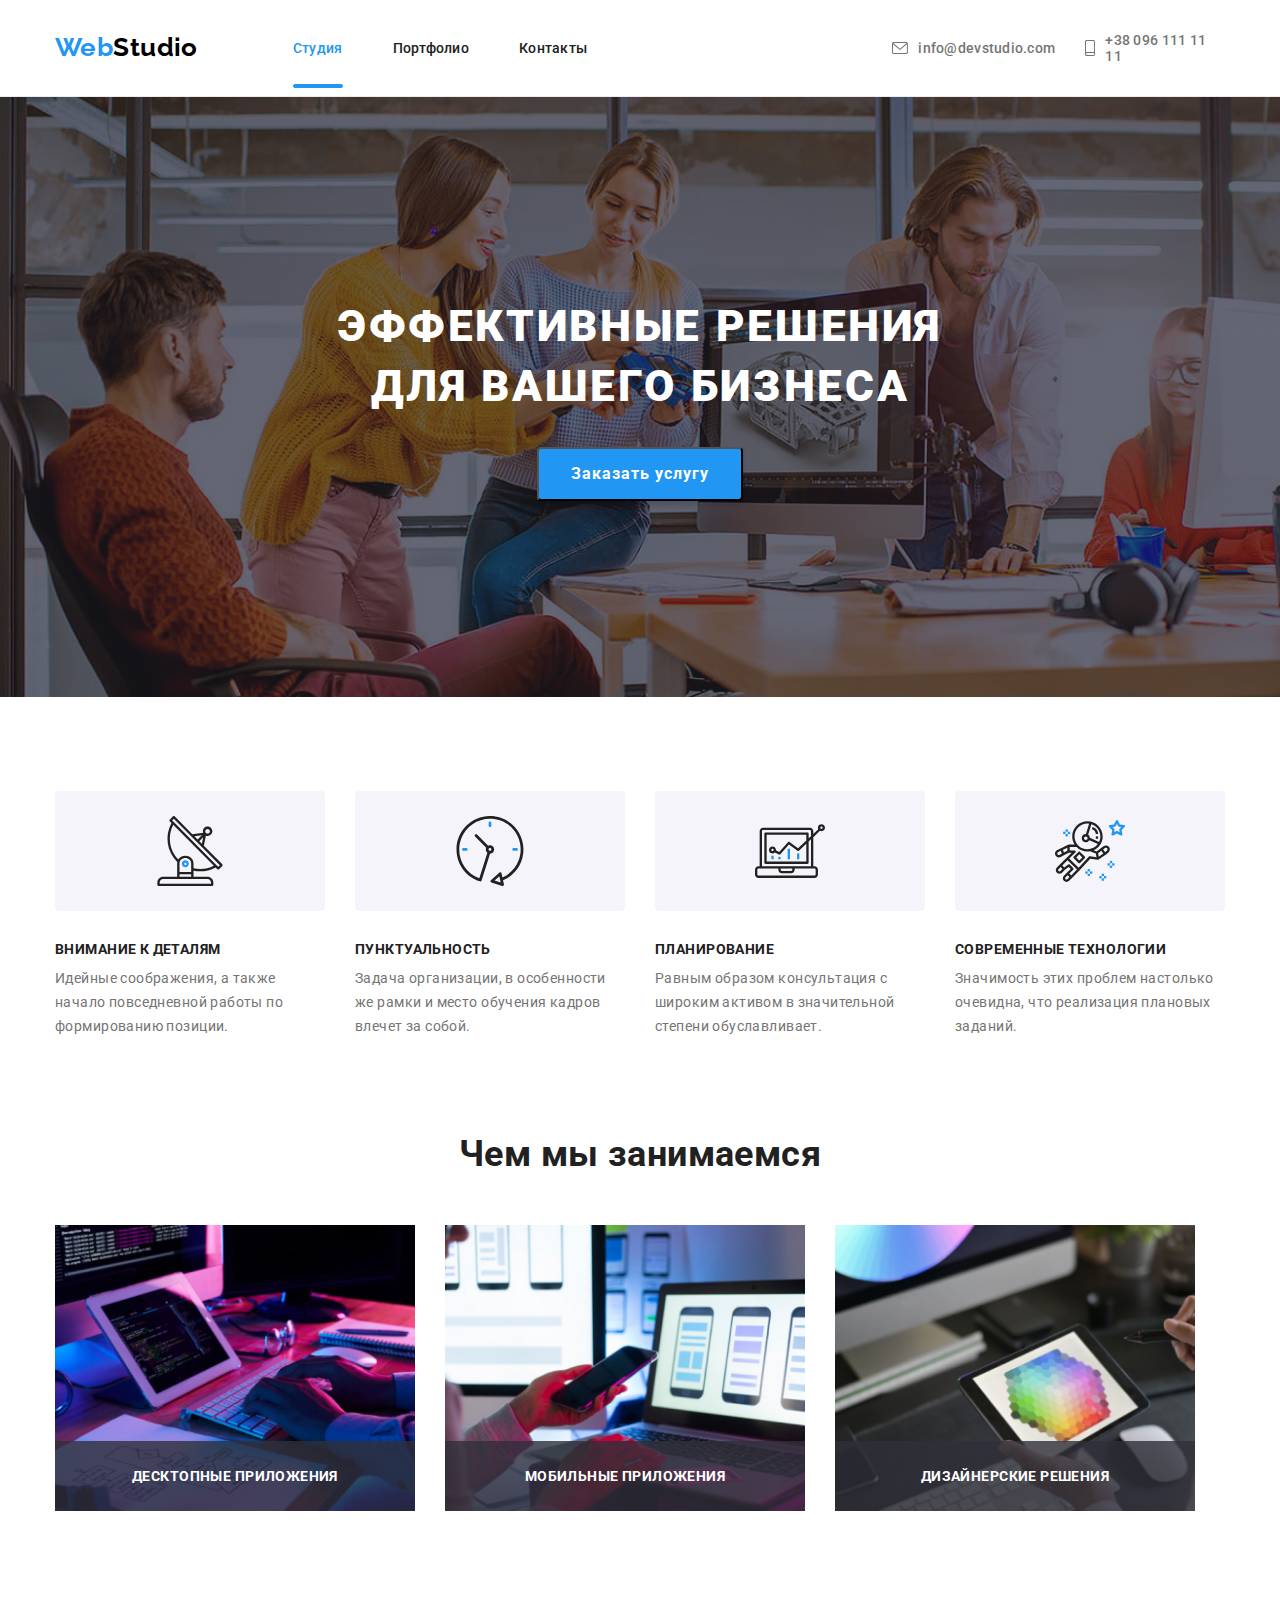
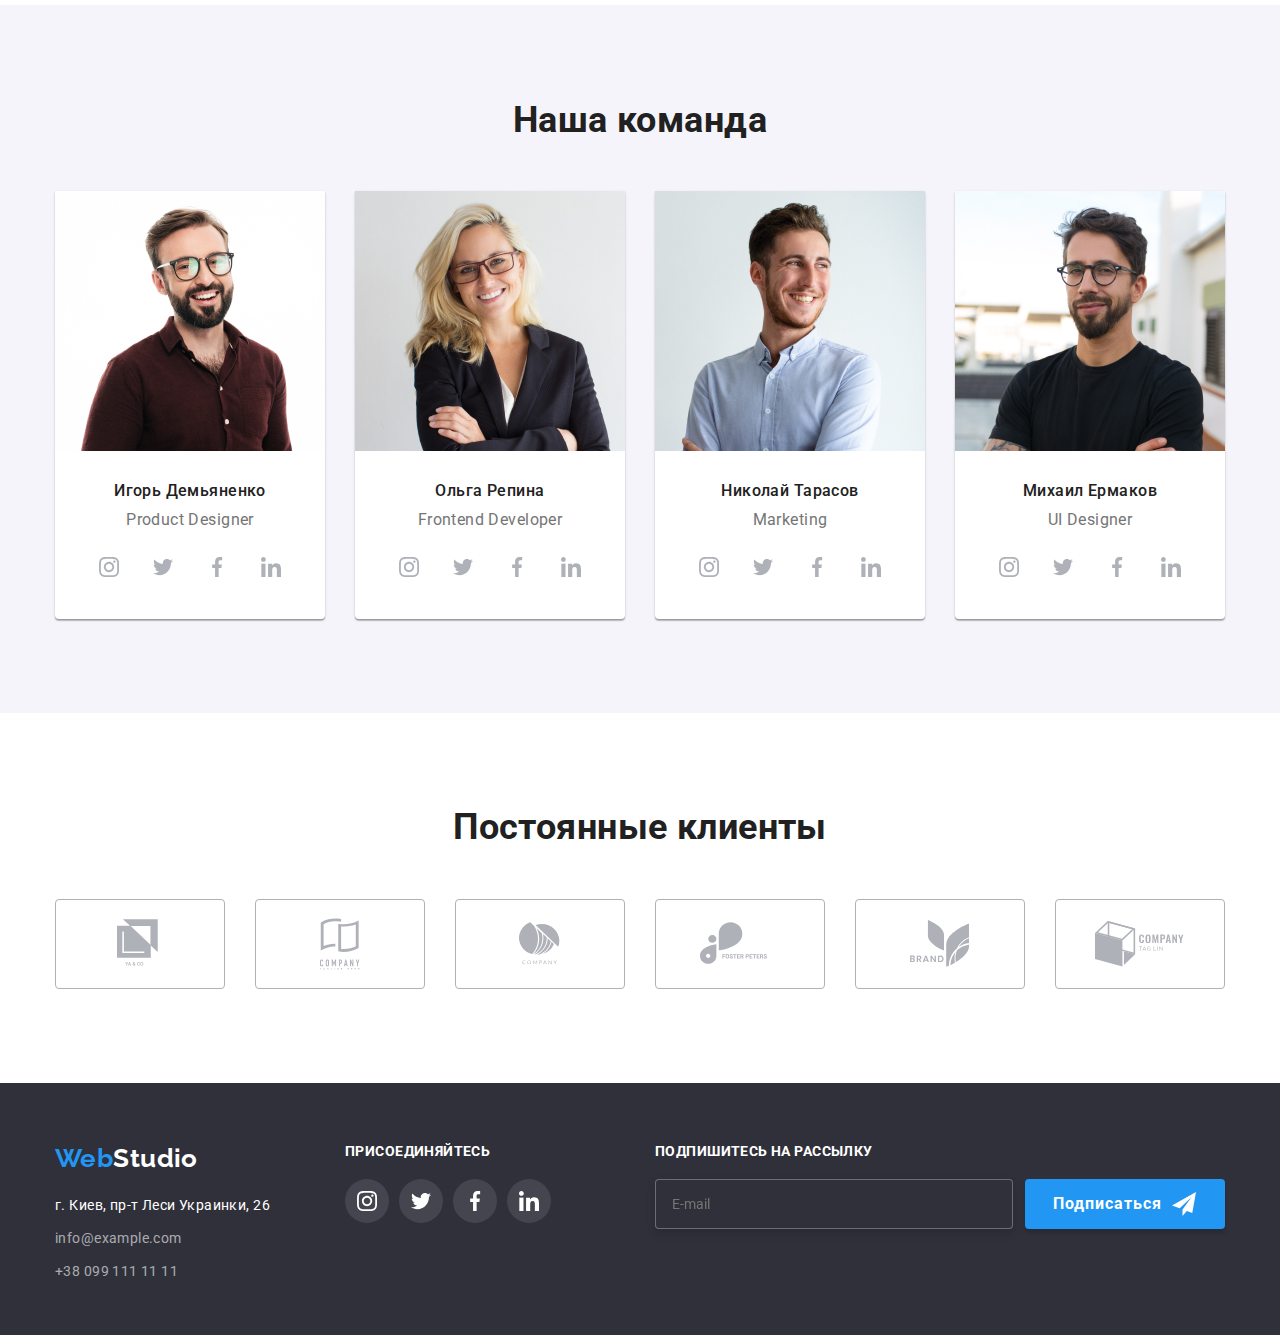
<file: index.html>
<!DOCTYPE html>
<html lang="ru">
  <head>
    <meta charset="UTF-8" />
    <meta name="viewport" content="width=device-width, initial-scale=1.0" />
    <title>Document</title>
    <link rel="preconnect" href="https://fonts.gstatic.com" />
    <link rel="stylesheet" href="https://fonts.googleapis.com/css2?family=Raleway:wght@700&family=Roboto:wght@400;500;700;900&display=swap" />
    <link rel="stylesheet" href="https://cdnjs.cloudflare.com/ajax/libs/modern-normalize/1.0.0/modern-normalize.min.css" />
    <link rel="stylesheet" href="./css/main.min.css" />
  </head>

  <!-- HEADER-->
  <body class="page">
    <header class="header">
      <div class="container">
        <a class="logotipe-link" href="./index.html">Web<span class="logotipe-part">Studio</span></a>
        <nav class="navigation">
          <ul class="navigation-list">
            <li class="navigation-list-item">
              <a href="./" class="navigation-link current">Студия</a>
            </li>
            <li class="navigation-list-item">
              <a href="./portfolio.html" class="navigation-link">Портфолио</a>
            </li>
            <li class="navigation-list-item">
              <a href="" class="navigation-link">Контакты</a>
            </li>
          </ul>

          <ul class="contact-list">
            <li class="contact-list-item">
              <a class="mailto-link" href="mailto:info@devstudio.com"
                ><svg class="mail-list-icon">
                  <use href="./imajes/sprite.svg#icon-mail"></use>
                </svg>
                info@devstudio.com
              </a>
            </li>
            <li class="contact-list-item">
              <a class="tel-link" href="tel:+380961111111"
                ><svg class="phone-list-icon">
                  <use href="./imajes/sprite.svg#icon-phone"></use>
                </svg>
                +38 096 111 11 11
              </a>
            </li>
          </ul>
        </nav>
        <button class="mobile-btn" data-menu-button type="button">
          <svg class="menu-icon" aria-label="Переключатель мобильного меню">
            <use href="./imajes/sprite5.svg#icon-menu_24px"></use>
          </svg>
        </button>
      </div>
    </header>

    <div class="mobile-menu" data-menu>
      <button type="button" data-menu-close class="close-menu">
        <svg class="close-icon">
          <use href="./imajes/sprite6.svg#icon-close_24px"></use>
        </svg>
      </button>

      <ul class="navigation-list">
        <li class="navigation-list-item">
          <a href="./" class="navigation-link current">Студия</a>
        </li>
        <li class="navigation-list-item">
          <a href="./portfolio.html" class="navigation-link">Портфолио</a>
        </li>
        <li class="navigation-list-item">
          <a href="" class="navigation-link">Контакты</a>
        </li>
      </ul>

      <ul class="contact-list">
        <li class="contact-list-item">
          <a class="tel-link" href="tel:+380961111111"> +38 096 111 11 11 </a>
        </li>
        <li class="contact-list-item">
          <a class="mailto-link" href="mailto:info@devstudio.com"> info@devstudio.com </a>
        </li>
      </ul>

      <ul class="social-menu">
        <li class="mobile-social-item">
          <a href="#" aria-label="Ссылка на Instagram" class="mobile-social-link"> Instagram </a>
        </li>
        <li class="mobile-social-item">
          <a href="#" aria-label="Ссылка на Twitter" class="mobile-social-link"> Twitter </a>
        </li>
        <li class="mobile-social-item">
          <a href="#" aria-label="Facebook" class="mobile-social-link"> Facebook </a>
        </li>
        <li class="mobile-social-item">
          <a href="#" aria-label="Ссылка на Linkedin" class="mobile-social-link"> LinkedIn </a>
        </li>
      </ul>
    </div>

    <!--HERO-->
    <main>
      <section class="container-hero">
        <div class="hero">
          <div class="hero-content">
            <h1 class="hero-title">Эффективные решения для вашего бизнеса</h1>
            <button class="modal-btn" data-modal-open type="button">Заказать услугу</button>
          </div>
        </div>
      </section>

      <!--FEATURES-->

      <section class="features-section">
        <div class="container">
          <!--<h2>Особенности</h2>-->
          <ul class="features-list">
            <li class="item icon-antenna">
              <h3 class="features-title">Внимание к деталям</h3>
              <p class="description">Идейные соображения, а также начало повседневной работы по формированию позиции.</p>
            </li>
            <li class="item icon-clock">
              <h3 class="features-title">Пунктуальность</h3>
              <p class="description">Задача организации, в особенности же рамки и место обучения кадров влечет за собой.</p>
            </li>
            <li class="item icon-diagram">
              <h3 class="features-title">Планирование</h3>
              <p class="description">Равным образом консультация с широким активом в значительной степени обуславливает.</p>
            </li>
            <li class="item icon-astronaut">
              <h3 class="features-title">Современные технологии</h3>
              <p class="description">Значимость этих проблем настолько очевидна, что реализация плановых заданий.</p>
            </li>
          </ul>
        </div>
      </section>

      <!--ABOUT-->

      <section class="about-section">
        <div class="container">
          <h2 class="title">Чем мы занимаемся</h2>
          <ul class="about-list">
            <li class="about-item">
              <div class="about-img-wrap">
                <picture class="picture">
                  <source srcset="./imajes/about/about1.webp 1x, ./imajes/about/about1@2x.webp 2x" type="imaje/webp" />
                  <img
                    class="about-img"
                    src="./imajes/about/about1.jpg"
                    srcset="./imajes/about/about1.jpg 1x, ./imajes/about/about1@2x.jpg 2x"
                    alt="Работает на копьютере"
                  />
                </picture>
                <div class="about-content">
                  <p class="label">Десктопные приложения</p>
                </div>
              </div>
            </li>
            <li class="about-item">
              <div class="about-img-wrap">
                <picture class="picture">
                  <source srcset="./imajes/about/about2.webp 1x, ./imajes/about/about2@2x.webp 2x" type="imaje/webp" />
                  <img
                    class="about-img"
                    src="./imajes/about/about2.jpg"
                    srcset="./imajes/about/about2.jpg 1x, ./imajes/about/about2@2x.jpg 2x"
                    alt="Работаетв телефоне"
                  />
                </picture>
                <div class="about-content">
                  <p class="label">Мобильные приложения</p>
                </div>
              </div>
            </li>
            <li class="about-item">
              <div class="about-img-wrap">
                <picture class="picture">
                  <source srcset="./imajes/about/about3.webp 1x, ./imajes/about/about3@2x.webp 2x" type="imaje/webp" />
                  <img
                    class="about-img"
                    src="./imajes/about/about3.jpg"
                    srcset="./imajes/about/about3.jpg 1x, ./imajes/about/about3@2x.jpg 2x"
                    alt="Работает на планшете"
                  />
                </picture>
                <div class="about-content">
                  <p class="label">Дизайнерские решения</p>
                </div>
              </div>
            </li>
          </ul>
        </div>
      </section>

      <!--TEAM-->

      <section class="team-section">
        <div class="container">
          <h2 class="title">Наша команда</h2>
          <ul class="team-list">
            <li class="team-item">
              <picture class="picture">
                <source
                  srcset="./imajes/team/team1-desk.webp 1x, ./imajes/team/team1-desk@2x.webp 2x"
                  media="(min-width: 1200px)"
                  type="imaje/webp"
                />
                <source srcset="./imajes/team/team1-desk.jpg 1x, ./imajes/team/team1-desk@2x.jpg 2x" media="(min-width: 1200px)" />
                <source srcset="./imajes/team/team1-desk.webp 1x, ./imajes/team/team1-desk@2x.webp 2x" media="(min-width: 768px)" type="imaje/webp" />
                <source srcset="./imajes/team/team1-tabl.webp 1x, ./imajes/team/team1-tabl@2x.webp 2x" media="(min-width: 768px)" type="imaje/webp" />
                <source srcset="./imajes/team/team1-tabl.jpg 1x, ./imajes/team/team1-tabl@2x.jpg 2x" media="(min-width: 768px)" />
                <source srcset="./imajes/team/team1-mob.jpg 1x, ./imajes/team/team1-mob@2x.jpg 2x" media="(min-width: 320px)" />
                <source srcset="./imajes/team/team1-mob.webp 1x, ./imajes/team/team1-mob@2x.webp 2x" type="imaje/webp" />
                <img src="./imajes/team/team1-mob.jpg" alt="Дизайнер продукта" />
              </picture>
              <div class="team-list-content-wrapper">
                <h3 class="team-title">Игорь Демьяненко</h3>
                <p class="team-description" lang="en">Product Designer</p>

                <ul class="social-team-list">
                  <li class="team-list-item">
                    <a href="./" aria-label="Ссылка на Instagram" class="social-list-link">
                      <svg class="social-list-icon">
                        <use href="./imajes/sprite.svg#icon-instagram"></use>
                      </svg>
                    </a>
                  </li>
                  <li class="team-list-item">
                    <a href="" aria-label="Ссылка на Twitter" class="social-list-link">
                      <svg class="social-list-icon">
                        <use href="./imajes/sprite.svg#icon-twitter"></use>
                      </svg>
                    </a>
                  </li>
                  <li class="team-list-item">
                    <a href="" aria-label="Facebook" class="social-list-link">
                      <svg class="social-list-icon">
                        <use href="./imajes/sprite.svg#icon-facebook"></use>
                      </svg>
                    </a>
                  </li>
                  <li class="team-list-item">
                    <a href="" aria-label="Ссылка на Linkedin" class="social-list-link">
                      <svg class="social-list-icon">
                        <use href="./imajes/sprite.svg#icon-linkedin"></use>
                      </svg>
                    </a>
                  </li>
                </ul>
              </div>
            </li>

            <li class="team-item">
              <picture class="picture">
                <source
                  srcset="./imajes/team/team1-desk.webp 1x, ./imajes/team/team1-desk@2x.webp 2x"
                  media="(min-width: 1200px)"
                  type="imaje/webp"
                />
                <source srcset="./imajes/team/team2-desk.jpg 1x, ./imajes/team/team2-desk@2x.jpg 2x" media="(min-width: 1200px)" />
                <source srcset="./imajes/team/team2-desk.webp 1x, ./imajes/team/team2-desk@2x.webp 2x" media="(min-width: 768px)" type="imaje/webp" />
                <source srcset="./imajes/team/team2-tabl.webp 1x, ./imajes/team/team2-tabl@2x.webp 2x" media="(min-width: 768px)" type="imaje/webp" />
                <source srcset="./imajes/team/team2-tabl.jpg 1x, ./imajes/team/team2-tabl@2x.jpg 2x" media="(min-width: 768px)" />
                <source srcset="./imajes/team/team2-mob.jpg 1x, ./imajes/team/team2-mob@2x.jpg 2x" media="(min-width: 320px)" />
                <source srcset="./imajes/team/team2-mob.webp 1x, ./imajes/team/team2-mob@2x.webp 2x" type="imaje/webp" />
                <img src="./imajes/team/team2-mob.jpg" alt="Разработчик" />
              </picture>
              <div class="team-list-content-wrapper">
                <h3 class="team-title">Ольга Репина</h3>
                <p class="team-description" lang="en">Frontend Developer</p>

                <ul class="social-team-list">
                  <li class="team-list-item">
                    <a href="./" aria-label="Ссылка на Instagram" class="social-list-link">
                      <svg class="social-list-icon">
                        <use href="./imajes/sprite.svg#icon-instagram"></use>
                      </svg>
                    </a>
                  </li>
                  <li class="team-list-item">
                    <a href="" aria-label="Ссылка на Twitter" class="social-list-link">
                      <svg class="social-list-icon">
                        <use href="./imajes/sprite.svg#icon-twitter"></use>
                      </svg>
                    </a>
                  </li>
                  <li class="team-list-item">
                    <a href="" aria-label="Ссылка на Facebook" class="social-list-link">
                      <svg class="social-list-icon">
                        <use href="./imajes/sprite.svg#icon-facebook"></use>
                      </svg>
                    </a>
                  </li>
                  <li class="team-list-item">
                    <a href="" aria-label="Ссылка на Linkedin" class="social-list-link">
                      <svg class="social-list-icon">
                        <use href="./imajes/sprite.svg#icon-linkedin"></use>
                      </svg>
                    </a>
                  </li>
                </ul>
              </div>
            </li>
            <li class="team-item">
              <picture class="picture">
                <source
                  srcset="./imajes/team/team1-desk.webp 1x, ./imajes/team/team1-desk@2x.webp 2x"
                  media="(min-width: 1200px)"
                  type="imaje/webp"
                />
                <source srcset="./imajes/team/team3-desk.jpg 1x, ./imajes/team/team3-desk@2x.jpg 2x" media="(min-width: 1200px)" />
                <source srcset="./imajes/team/team3-desk.webp 1x, ./imajes/team/team3-desk@2x.webp 2x" media="(min-width: 768px)" type="imaje/webp" />
                <source srcset="./imajes/team/team3-tabl.webp 1x, ./imajes/team/team3-tabl@2x.webp 2x" media="(min-width: 768px)" type="imaje/webp" />
                <source srcset="./imajes/team/team3-tabl.jpg 1x, ./imajes/team/team3-tabl@2x.jpg 2x" media="(min-width: 768px)" />
                <source srcset="./imajes/team/team3-mob.jpg 1x, ./imajes/team/team3-mob@2x.jpg 2x" media="(min-width: 320px)" />
                <source srcset="./imajes/team/team3-mob.webp 1x, ./imajes/team/team3-mob@2x.webp 2x" type="imaje/webp" />
                <img src="./imajes/team/team3-mob.jpg" alt="Маркетолог" />
              </picture>
              <div class="team-list-content-wrapper">
                <h3 class="team-title">Николай Тарасов</h3>
                <p class="team-description" lang="en">Marketing</p>

                <ul class="social-team-list">
                  <li class="team-list-item">
                    <a href="" aria-label="Ссылка на Instagram" class="social-list-link">
                      <svg class="social-list-icon">
                        <use href="./imajes/sprite.svg#icon-instagram"></use>
                      </svg>
                    </a>
                  </li>
                  <li class="team-list-item">
                    <a href="" aria-label="Ссылка на Twitter" class="social-list-link">
                      <svg class="social-list-icon">
                        <use href="./imajes/sprite.svg#icon-twitter"></use>
                      </svg>
                    </a>
                  </li>

                  <li class="team-list-item">
                    <a href="" aria-label="Ссылка на Facebook" class="social-list-link">
                      <svg class="social-list-icon">
                        <use href="./imajes/sprite.svg#icon-facebook"></use>
                      </svg>
                    </a>
                  </li>
                  <li class="team-list-item">
                    <a href="" aria-label="Ссылка на Linkedin" class="social-list-link">
                      <svg class="social-list-icon">
                        <use href="./imajes/sprite.svg#icon-linkedin"></use>
                      </svg>
                    </a>
                  </li>
                </ul>
              </div>
            </li>
            <li class="team-item">
              <picture class="picture">
                <source
                  srcset="./imajes/team/team1-desk.webp 1x, ./imajes/team/team1-desk@2x.webp 2x"
                  media="(min-width: 1200px)"
                  type="imaje/webp"
                />
                <source srcset="./imajes/team/team4-desk.jpg 1x, ./imajes/team/team4-desk@2x.jpg 2x" media="(min-width: 1200px)" />
                <source srcset="./imajes/team/team4-desk.webp 1x, ./imajes/team/team4-desk@2x.webp 2x" media="(min-width: 768px)" type="imaje/webp" />
                <source srcset="./imajes/team/team4-tabl.webp 1x, ./imajes/team/team4-tabl@2x.webp 2x" media="(min-width: 768px)" type="imaje/webp" />
                <source srcset="./imajes/team/team4-tabl.jpg 1x, ./imajes/team/team4-tabl@2x.jpg 2x" media="(min-width: 768px)" />
                <source srcset="./imajes/team/team4-mob.jpg 1x, ./imajes/team/team4-mob@2x.jpg 2x" media="(min-width: 320px)" />
                <source srcset="./imajes/team/team4-mob.webp 1x, ./imajes/team/team4-mob@2x.webp 2x" type="imaje/webp" />
                <img src="./imajes/team/team4-mob.jpg" alt="UI Дизайнер" />
              </picture>
              <div class="team-list-content-wrapper">
                <h3 class="team-title">Михаил Ермаков</h3>
                <p class="team-description" lang="en">UI Designer</p>

                <ul class="social-team-list">
                  <li class="team-list-item">
                    <a href="" aria-label="Ссылка на Instagram" class="social-list-link">
                      <svg class="social-list-icon">
                        <use href="./imajes/sprite.svg#icon-instagram"></use>
                      </svg>
                    </a>
                  </li>
                  <li class="team-list-item">
                    <a href="" aria-label="Ссылка на Twitter" class="social-list-link">
                      <svg class="social-list-icon">
                        <use href="./imajes/sprite.svg#icon-twitter"></use>
                      </svg>
                    </a>
                  </li>

                  <li class="team-list-item">
                    <a href="" aria-label="Ссылка на Facebook" class="social-list-link">
                      <svg class="social-list-icon">
                        <use href="./imajes/sprite.svg#icon-facebook"></use>
                      </svg>
                    </a>
                  </li>
                  <li class="team-list-item">
                    <a href="" aria-label="Ссылка на Linkedin" class="social-list-link">
                      <svg class="social-list-icon">
                        <use href="./imajes/sprite.svg#icon-linkedin"></use>
                      </svg>
                    </a>
                  </li>
                </ul>
              </div>
            </li>
          </ul>
        </div>
      </section>

      <!--OUR CLIENTS-->

      <section class="section">
        <div class="container">
          <h2 class="clients-title">Постоянные клиенты</h2>
          <ul class="clients-list">
            <li class="clients-item">
              <a href="./" class="clients-link">
                <svg class="icon" width="45" height="50">
                  <use href="./imajes/sprite.svg#icon-logo1"></use>
                </svg>
              </a>
            </li>
            <li class="clients-item">
              <a href="./" class="clients-link">
                <svg class="icon" width="40" height="52">
                  <use href="./imajes/sprite.svg#icon-logo2"></use>
                </svg>
              </a>
            </li>
            <li class="clients-item">
              <a href="./" class="clients-link">
                <svg class="icon" width="41" height="43">
                  <use href="./imajes/sprite.svg#icon-logo3"></use>
                </svg>
              </a>
            </li>
            <li class="clients-item">
              <a href="./" class="clients-link">
                <svg class="icon" width="80" height="43">
                  <use href="./imajes/sprite.svg#icon-logo4"></use>
                </svg>
              </a>
            </li>
            <li class="clients-item">
              <a href="./" class="clients-link">
                <svg class="icon" width="59" height="47">
                  <use href="./imajes/sprite.svg#icon-logo5"></use>
                </svg>
              </a>
            </li>
            <li class="clients-item">
              <a href="./" class="clients-link">
                <svg class="icon" width="89" height="46">
                  <use href="./imajes/sprite.svg#icon-logo6"></use>
                </svg>
              </a>
            </li>
          </ul>
        </div>
      </section>
    </main>

    <!--FOOTER-->

    <footer class="footer">
      <div class="container container-footer">
        <div class="footer-list-first-side">
          <ul class="footer-list">
            <li class="footer-item">
              <a class="footer-logotipe-link" href="./index.html">Web<span class="logotipe-part">Studio</span></a>
            </li>
          </ul>
          <div class="address-footer">
            <address class="address">
              <ul class="footer-address-list">
                <li class="footer-item-address">
                  <a class="footer-map" href="https://g.page/stamp-capital?share" target="_blank">г. Киев, пр-т Леси Украинки, 26</a>
                </li>
                <li class="footer-item-address">
                  <a class="footer-mailto-link" href="mailto:info@example.com">info@example.com</a>
                </li>
                <li class="footer-item-address">
                  <a class="footer-tel-link" href="tel:+380991111111">+38 099 111 11 11</a>
                </li>
              </ul>
            </address>
          </div>
        </div>
        <div class="footer-list-second-side">
          <b class="footer-title">присоединяйтесь</b>
          <ul class="social-list">
            <li class="social-list-item">
              <a href="" aria-label="Ссылка на Instagram" class="social-list-link social-footer-link">
                <svg class="social-list-icon footer-list-icon">
                  <use href="./imajes/sprite.svg#icon-instagram"></use>
                </svg>
              </a>
            </li>
            <li class="social-list-item">
              <a href="" aria-label="Ссылка на Twitter" class="social-list-link social-footer-link">
                <svg class="social-list-icon footer-list-icon">
                  <use href="./imajes/sprite.svg#icon-twitter"></use>
                </svg>
              </a>
            </li>
            <li class="social-list-item">
              <a href="" aria-label="Ссылка на Facebook" class="social-list-link social-footer-link">
                <svg class="social-list-icon footer-list-icon">
                  <use href="./imajes/sprite.svg#icon-facebook"></use>
                </svg>
              </a>
            </li>
            <li class="social-list-item">
              <a href="" aria-label="Ссылка на Linkedin" class="social-list-link social-footer-link">
                <svg class="social-list-icon footer-list-icon">
                  <use href="./imajes/sprite.svg#icon-linkedin"></use>
                </svg>
              </a>
            </li>
          </ul>
        </div>
        <div class="footer-list-third-side">
          <b class="footer-lead">Подпишитесь на рассылку</b>
          <form action="#" class="footer-form">
            <input type="email" name="email" class="footer-form-input" placeholder="E-mail" />
            <button type="submit" class="button footer-form-btn">
              Подписаться
              <svg class="footer-form-icon">
                <use href="./imajes/sprite4.svg#icon-icon-send"></use>
              </svg>
            </button>
          </form>
        </div>
      </div>
    </footer>

    <div class="backdrop is-hidden" data-modal>
      <div class="modal">
        <button type="button" data-modal-close class="close-modal">
          <svg class="button-icon">
            <use href="./imajes/sprite2.svg#icon-Vector"></use>
          </svg>
        </button>
        <form action="#" class="modal-form">
          <b class="lead">Оставьте свои данные, мы вам перезвоним</b>
          <label class="modal-form-field">
            Имя
            <span class="modal-form-input-wrapper">
              <input type="text" name="user-name" class="modal-form-input" required />
              <svg class="modal-form-icon">
                <use href="./imajes/sprite3.svg#icon-person-black"></use>
              </svg>
            </span>
          </label>
          <label class="modal-form-field">
            Телефон
            <span class="modal-form-input-wrapper">
              <input type="tel" name="user-phone" class="modal-form-input" required />
              <svg class="modal-form-icon">
                <use href="./imajes/sprite3.svg#icon-phone-black"></use>
              </svg>
            </span>
          </label>
          <label class="modal-form-field">
            Почта
            <span class="modal-form-input-wrapper">
              <input type="email" name="user-email" class="modal-form-input" />
              <svg class="modal-form-icon">
                <use href="./imajes/sprite3.svg#icon-email-black"></use>
              </svg>
            </span>
          </label>
          <label class="modal-form-field">
            <span class=""> Комментарий </span>
            <textarea name="user-message" class="modal-form-message" placeholder="Введите текст"></textarea>
          </label>
          <input id="policy" type="checkbox" value="policy-accept" class="modal-form-policy-check visually-hidden" />
          <label for="policy" class="modal-form-policy-label">
            Соглашаюсь с рассылкой и принимаю
            <a href="#" class="link-policy">Условия договора</a>
          </label>
          <button type="submit" class="modal-form-btn">Отправить</button>
        </form>
      </div>
    </div>

    <script src="./js/menu.js"></script>
    <script src="./js/modal.js"></script>
  </body>
</html>
</file>
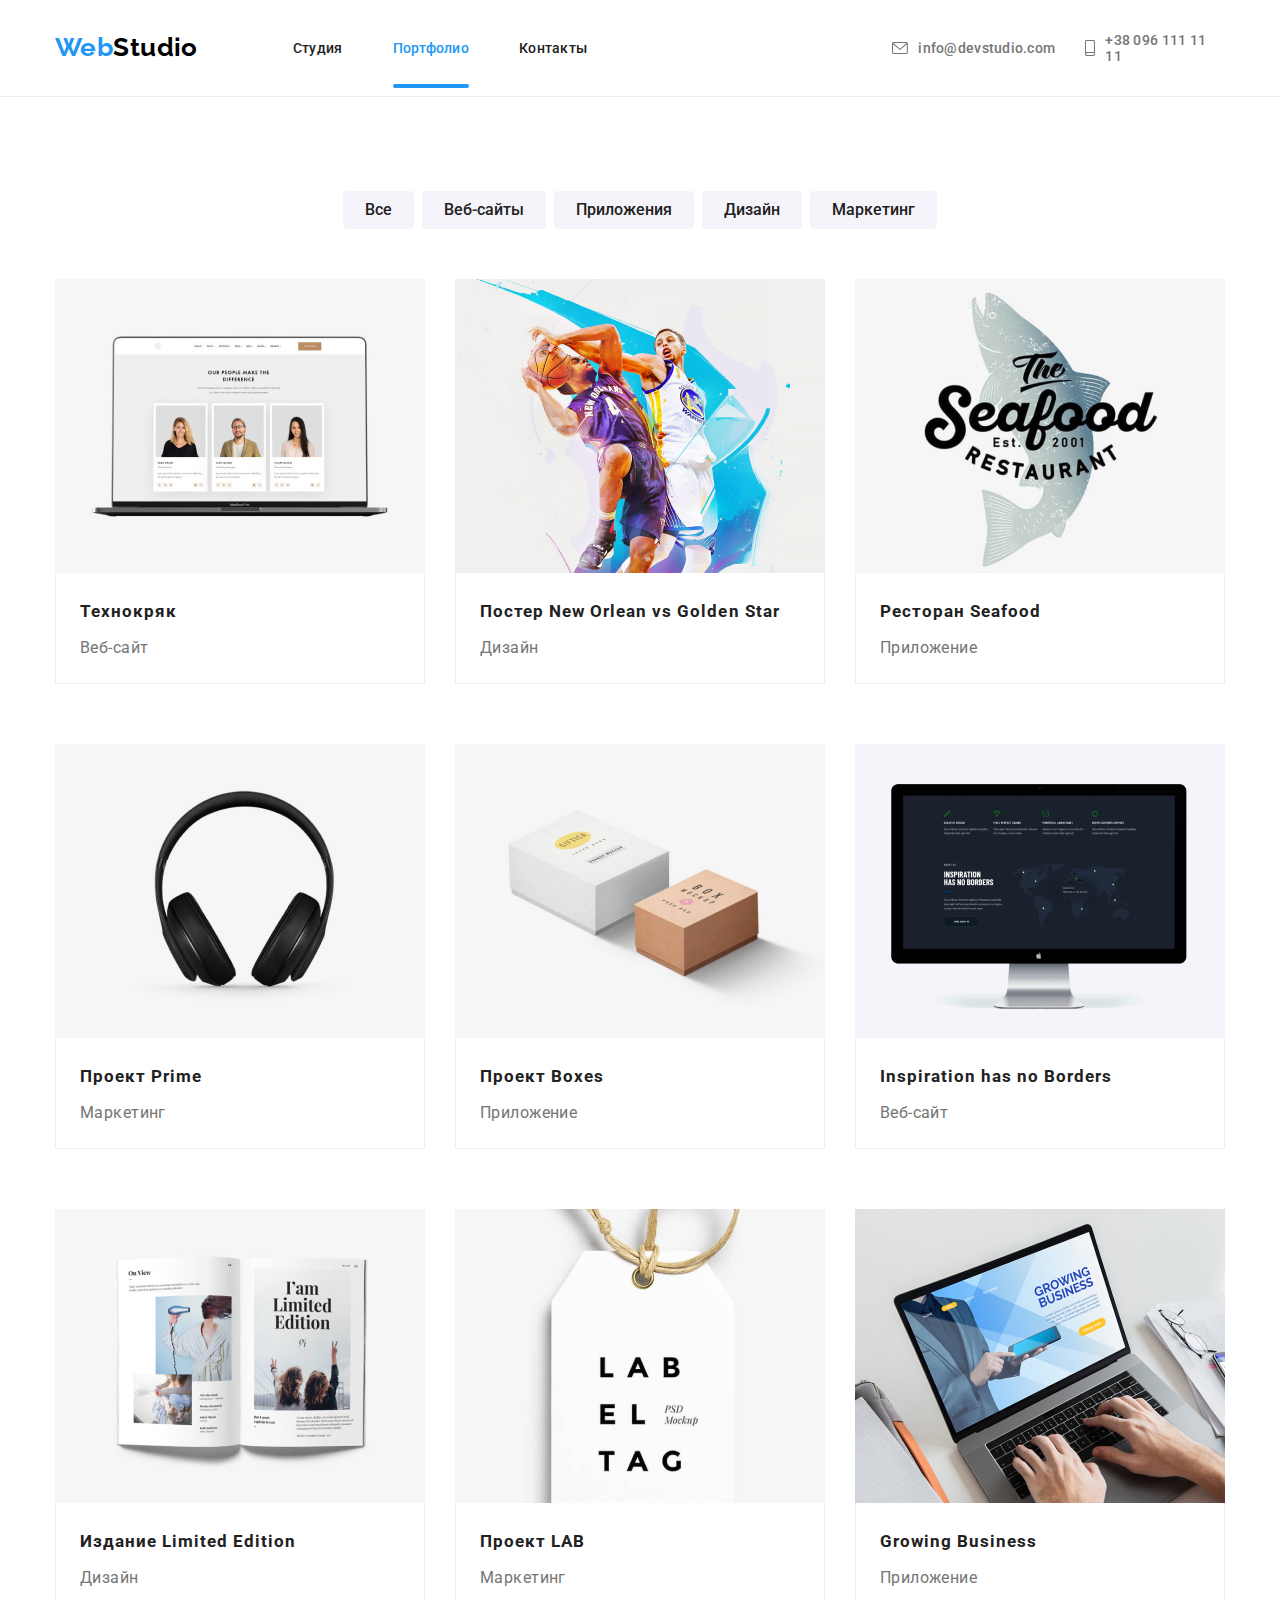
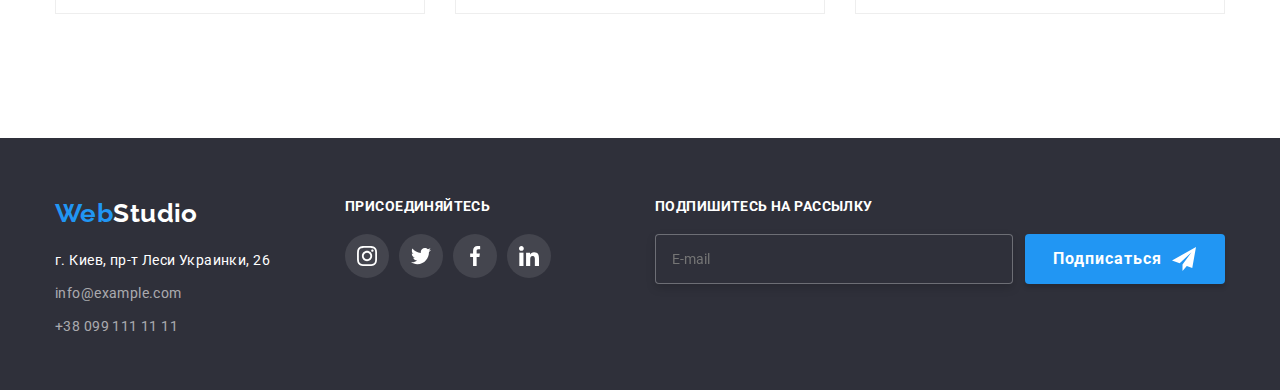
<file: portfolio.html>
<!DOCTYPE html>
<html lang="ru">
  <head>
    <meta charset="UTF-8" />
    <meta name="viewport" content="width=device-width, initial-scale=1.0" />
    <title>Document</title>
    <link rel="preconnect" href="https://fonts.gstatic.com" />
    <link rel="stylesheet" href="https://fonts.googleapis.com/css2?family=Raleway:wght@700&family=Roboto:wght@400;500;700;900&display=swap" />
    <link rel="stylesheet" href="https://cdnjs.cloudflare.com/ajax/libs/modern-normalize/1.0.0/modern-normalize.min.css" />
    <link rel="stylesheet" href="./css/main.min.css" />
  </head>

  <!-- HEADER-->
  <body class="page">
    <header class="header">
      <div class="container">
        <a class="logotipe-link" href="./index.html">Web<span class="logotipe-part">Studio</span></a>
        <nav class="navigation">
          <ul class="navigation-list">
            <li class="navigation-list-item">
              <a href="./" class="navigation-link">Студия</a>
            </li>
            <li class="navigation-list-item">
              <a href="./portfolio.html" class="navigation-link current">Портфолио</a>
            </li>
            <li class="navigation-list-item">
              <a href="" class="navigation-link">Контакты</a>
            </li>
          </ul>

          <ul class="contact-list">
            <li class="contact-list-item">
              <a class="mailto-link" href="mailto:info@devstudio.com"
                ><svg class="mail-list-icon">
                  <use href="./imajes/sprite.svg#icon-mail"></use>
                </svg>
                info@devstudio.com
              </a>
            </li>
            <li class="contact-list-item">
              <a class="tel-link" href="tel:+380961111111"
                ><svg class="phone-list-icon">
                  <use href="./imajes/sprite.svg#icon-phone"></use>
                </svg>
                +38 096 111 11 11
              </a>
            </li>
          </ul>
        </nav>
        <button class="mobile-btn" data-menu-button type="button">
          <svg class="menu-icon">
            <use href="./imajes/sprite5.svg#icon-menu_24px"></use>
          </svg>
        </button>
      </div>
    </header>

    <div class="mobile-menu" data-menu>
      <button type="button" data-menu-close class="close-menu">
        <svg class="close-icon">
          <use href="./imajes/sprite6.svg#icon-close_24px"></use>
        </svg>
      </button>

      <ul class="navigation-list">
        <li class="navigation-list-item">
          <a href="./" class="navigation-link current">Студия</a>
        </li>
        <li class="navigation-list-item">
          <a href="./portfolio.html" class="navigation-link">Портфолио</a>
        </li>
        <li class="navigation-list-item">
          <a href="" class="navigation-link">Контакты</a>
        </li>
      </ul>

      <ul class="contact-list">
        <li class="contact-list-item">
          <a class="tel-link" href="tel:+380961111111"> +38 096 111 11 11 </a>
        </li>
        <li class="contact-list-item">
          <a class="mailto-link" href="mailto:info@devstudio.com"> info@devstudio.com </a>
        </li>
      </ul>

      <ul class="social-menu">
        <li class="mobile-social-item">
          <a href="#" aria-label="Ссылка на Instagram" class="mobile-social-link"> Instagram </a>
        </li>
        <li class="mobile-social-item">
          <a href="#" aria-label="Ссылка на Twitter" class="mobile-social-link"> Twitter </a>
        </li>
        <li class="mobile-social-item">
          <a href="#" aria-label="Facebook" class="mobile-social-link"> Facebook </a>
        </li>
        <li class="mobile-social-item">
          <a href="#" aria-label="Ссылка на Linkedin" class="mobile-social-link"> LinkedIn </a>
        </li>
      </ul>
    </div>

    <!--PORTFOLIO-->
    <main>
      <section class="portfolio-section">
        <div class="container">
          <!--<h1>Портфолио</h1>-->
          <ul class="portfolio-list">
            <li class="nav-portfolio-item">
              <button class="portfolio-btn">Все</button>
            </li>
            <li class="nav-portfolio-item">
              <button class="portfolio-btn">Веб-сайты</button>
            </li>
            <li class="nav-portfolio-item">
              <button class="portfolio-btn">Приложения</button>
            </li>
            <li class="nav-portfolio-item">
              <button class="portfolio-btn">Дизайн</button>
            </li>
            <li class="nav-portfolio-item">
              <button class="portfolio-btn">Маркетинг</button>
            </li>
          </ul>

          <ul class="list portfolio-box">
            <li class="card portfolio-item">
              <a href="" class="section-link">
                <div class="portfolio-img-wrap">
                  <picture class="picture">
                    <source
                      srcset="./imajes/portfolio/desk/port1-desk.webp 1x, ./imajes/portfolio/desk/port1-desk@2x.webp 2x"
                      media="(min-width: 1200px)"
                      type="imaje/webp"
                    />
                    <source
                      srcset="./imajes/portfolio/desk/port1-desk.jpg 1x, ./imajes/portfolio/desk/port1-desk@2x.jpg 2x"
                      media="(min-width: 1200px)"
                    />
                    <source
                      srcset="./imajes/portfolio/tabl/port1-tabl.webp 1x, ./imajes/portfolio/tabl/port1-tabl@2x.webp 2x"
                      media="(min-width: 768px)"
                      type="imaje/webp"
                    />
                    <source
                      srcset="./imajes/portfolio/tabl/port1-tabl.jpg 1x, ./imajes/portfolio/tabl/port1-tabl@2x.jpg 2x"
                      media="(min-width: 768px)"
                    />
                    <source srcset="./imajes/portfolio/mob/port1-mob.jpg 1x, ./imajes/portfolio/mob/port1-mob@2x.jpg 2x" media="(min-width: 320px)" />
                    <source
                      srcset="./imajes/portfolio/mob/port1-mob.webp 1x, ./imajes/portfolio/mob/port1-mob@2x.webp 2x"
                      media="(min-width: 320px)"
                      type="imaje/webp"
                    />
                    <img class="portfolio-pics" src="./imajes/portfolio/mob/port1-mob.jpg" alt="Ноутбук" />
                  </picture>
                  <div class="portfolio-content">
                    <p class="overlay">
                      Технокряк это современная площадка распространения коронавируса. Компании используют эту платформу для цифрового шпионажа и атак
                      на защищённые сервера конкурентов.
                    </p>
                  </div>
                </div>
                <div class="items-descriptions">
                  <h3 class="portfolio-title">Технокряк</h3>
                  <p class="portfolio-description">Веб-сайт</p>
                </div>
              </a>
            </li>
            <li class="card portfolio-item">
              <a href="" class="section-link">
                <div class="portfolio-img-wrap">
                  <picture class="picture">
                    <source
                      srcset="./imajes/portfolio/desk/port2-desk.webp 1x, ./imajes/portfolio/desk/port2-desk@2x.webp 2x"
                      media="(min-width: 1200px)"
                      type="imaje/webp"
                    />
                    <source
                      srcset="./imajes/portfolio/desk/port2-desk.jpg 1x, ./imajes/portfolio/desk/port2-desk@2x.jpg 2x"
                      media="(min-width: 1200px)"
                    />
                    <source
                      srcset="./imajes/portfolio/tabl/port2-tabl.webp 1x, ./imajes/portfolio/tabl/port2-tabl@2x.webp 2x"
                      media="(min-width: 768px)"
                      type="imaje/webp"
                    />
                    <source
                      srcset="./imajes/portfolio/tabl/port2-tabl.jpg 1x, ./imajes/portfolio/tabl/port2-tabl@2x.jpg 2x"
                      media="(min-width: 768px)"
                    />
                    <source srcset="./imajes/portfolio/mob/port2-mob.jpg 1x, ./imajes/portfolio/mob/port2-mob@2x.jpg 2x" media="(min-width: 320px)" />
                    <source
                      srcset="./imajes/portfolio/mob/port2-mob.webp 1x, ./imajes/portfolio/mob/port2-mob@2x.webp 2x"
                      media="(min-width: 320px)"
                      type="imaje/webp"
                    />
                    <img class="portfolio-pics" src="./imajes/portfolio/mob/port2-mob.jpg" alt="Баскетболисты" />
                  </picture>
                  <div class="portfolio-content">
                    <p class="overlay">
                      Технокряк это современная площадка распространения коронавируса. Компании используют эту платформу для цифрового шпионажа и атак
                      на защищённые сервера конкурентов.
                    </p>
                  </div>
                </div>
                <div class="items-descriptions">
                  <h3 class="portfolio-title">Постер New Orlean vs Golden Star</h3>
                  <p class="portfolio-description">Дизайн</p>
                </div>
              </a>
            </li>
            <li class="card portfolio-item">
              <a href="" class="section-link">
                <div class="portfolio-img-wrap">
                  <picture class="picture">
                    <source
                      srcset="./imajes/portfolio/desk/port3-desk.webp 1x, ./imajes/portfolio/desk/port3-desk@2x.webp 2x"
                      media="(min-width: 1200px)"
                      type="imaje/webp"
                    />
                    <source
                      srcset="./imajes/portfolio/desk/port3-desk.jpg 1x, ./imajes/portfolio/desk/port3-desk@2x.jpg 2x"
                      media="(min-width: 1200px)"
                    />
                    <source
                      srcset="./imajes/portfolio/tabl/port3-tabl.webp 1x, ./imajes/portfolio/tabl/port3-tabl@2x.webp 2x"
                      media="(min-width: 768px)"
                      type="imaje/webp"
                    />
                    <source
                      srcset="./imajes/portfolio/tabl/port3-tabl.jpg 1x, ./imajes/portfolio/tabl/port3-tabl@2x.jpg 2x"
                      media="(min-width: 768px)"
                    />
                    <source srcset="./imajes/portfolio/mob/port3-mob.jpg 1x, ./imajes/portfolio/mob/port3-mob@2x.jpg 2x" media="(min-width: 320px)" />
                    <source
                      srcset="./imajes/portfolio/mob/port3-mob.webp 1x, ./imajes/portfolio/mob/port3-mob@2x.webp 2x"
                      media="(min-width: 320px)"
                      type="imaje/webp"
                    />
                    <img class="portfolio-pics" src="./imajes/portfolio/mob/port3-mob.jpg" alt="Реклама ресторана" />
                  </picture>
                  <div class="portfolio-content">
                    <p class="overlay">
                      Технокряк это современная площадка распространения коронавируса. Компании используют эту платформу для цифрового шпионажа и атак
                      на защищённые сервера конкурентов.
                    </p>
                  </div>
                </div>
                <div class="items-descriptions">
                  <h3 class="portfolio-title">Ресторан Seafood</h3>
                  <p class="portfolio-description">Приложение</p>
                </div>
              </a>
            </li>
            <li class="card portfolio-item">
              <a href="" class="section-link">
                <div class="portfolio-img-wrap">
                  <picture class="picture">
                    <source
                      srcset="./imajes/portfolio/desk/port4-desk.webp 1x, ./imajes/portfolio/desk/port4-desk@2x.webp 2x"
                      media="(min-width: 1200px)"
                      type="imaje/webp"
                    />
                    <source
                      srcset="./imajes/portfolio/desk/port4-desk.jpg 1x, ./imajes/portfolio/desk/port4-desk@2x.jpg 2x"
                      media="(min-width: 1200px)"
                    />
                    <source
                      srcset="./imajes/portfolio/tabl/port4-tabl.webp 1x, ./imajes/portfolio/tabl/port4-tabl@2x.webp 2x"
                      media="(min-width: 768px)"
                      type="imaje/webp"
                    />
                    <source
                      srcset="./imajes/portfolio/tabl/port4-tabl.jpg 1x, ./imajes/portfolio/tabl/port4-tabl@2x.jpg 2x"
                      media="(min-width: 768px)"
                    />
                    <source srcset="./imajes/portfolio/mob/port4-mob.jpg 1x, ./imajes/portfolio/mob/port4-mob@2x.jpg 2x" media="(min-width: 320px)" />
                    <source
                      srcset="./imajes/portfolio/mob/port4-mob.webp 1x, ./imajes/portfolio/mob/port4-mob@2x.webp 2x"
                      media="(min-width: 320px)"
                      type="imaje/webp"
                    />
                    <img class="portfolio-pics" src="./imajes/portfolio/mob/port4-mob.jpg" alt="Наушники" />
                  </picture>
                  <div class="portfolio-content">
                    <p class="overlay">
                      Технокряк это современная площадка распространения коронавируса. Компании используют эту платформу для цифрового шпионажа и атак
                      на защищённые сервера конкурентов.
                    </p>
                  </div>
                </div>
                <div class="items-descriptions">
                  <h3 class="portfolio-title">Проект Prime</h3>
                  <p class="portfolio-description">Маркетинг</p>
                </div>
              </a>
            </li>
            <li class="card portfolio-item">
              <a href="" class="section-link">
                <div class="portfolio-img-wrap">
                  <picture class="picture">
                    <source
                      srcset="./imajes/portfolio/desk/port5-desk.webp 1x, ./imajes/portfolio/desk/port5-desk@2x.webp 2x"
                      media="(min-width: 1200px)"
                      type="imaje/webp"
                    />
                    <source
                      srcset="./imajes/portfolio/desk/port5-desk.jpg 1x, ./imajes/portfolio/desk/port5-desk@2x.jpg 2x"
                      media="(min-width: 1200px)"
                    />
                    <source
                      srcset="./imajes/portfolio/tabl/port5-tabl.webp 1x, ./imajes/portfolio/tabl/port5-tabl@2x.webp 2x"
                      media="(min-width: 768px)"
                      type="imaje/webp"
                    />
                    <source
                      srcset="./imajes/portfolio/tabl/port5-tabl.jpg 1x, ./imajes/portfolio/tabl/port5-tabl@2x.jpg 2x"
                      media="(min-width: 768px)"
                    />
                    <source srcset="./imajes/portfolio/mob/port5-mob.jpg 1x, ./imajes/portfolio/mob/port5-mob@2x.jpg 2x" media="(min-width: 320px)" />
                    <source
                      srcset="./imajes/portfolio/mob/port5-mob.webp 1x, ./imajes/portfolio/mob/port5-mob@2x.webp 2x"
                      media="(min-width: 320px)"
                      type="imaje/webp"
                    />
                    <img class="portfolio-pics" src="./imajes/portfolio/mob/port5-mob.jpg" alt="Коробки" />
                  </picture>
                  <div class="portfolio-content">
                    <p class="overlay">
                      Технокряк это современная площадка распространения коронавируса. Компании используют эту платформу для цифрового шпионажа и атак
                      на защищённые сервера конкурентов.
                    </p>
                  </div>
                </div>
                <div class="items-descriptions">
                  <h3 class="portfolio-title">Проект Boxes</h3>
                  <p class="portfolio-description">Приложение</p>
                </div>
              </a>
            </li>
            <li class="card portfolio-item">
              <a href="" class="section-link">
                <div class="portfolio-img-wrap">
                  <picture class="picture">
                    <source
                      srcset="./imajes/portfolio/desk/port6-desk.webp 1x, ./imajes/portfolio/desk/port6-desk@2x.webp 2x"
                      media="(min-width: 1200px)"
                      type="imaje/webp"
                    />
                    <source
                      srcset="./imajes/portfolio/desk/port6-desk.jpg 1x, ./imajes/portfolio/desk/port6-desk@2x.jpg 2x"
                      media="(min-width: 1200px)"
                    />
                    <source
                      srcset="./imajes/portfolio/tabl/port6-tabl.webp 1x, ./imajes/portfolio/tabl/port6-tabl@2x.webp 2x"
                      media="(min-width: 768px)"
                      type="imaje/webp"
                    />
                    <source
                      srcset="./imajes/portfolio/tabl/port6-tabl.jpg 1x, ./imajes/portfolio/tabl/port6-tabl@2x.jpg 2x"
                      media="(min-width: 768px)"
                    />
                    <source srcset="./imajes/portfolio/mob/port6-mob.jpg 1x, ./imajes/portfolio/mob/port6-mob@2x.jpg 2x" media="(min-width: 320px)" />
                    <source
                      srcset="./imajes/portfolio/mob/port6-mob.webp 1x, ./imajes/portfolio/mob/port6-mob@2x.webp 2x"
                      media="(min-width: 320px)"
                      type="imaje/webp"
                    />
                    <img class="portfolio-pics" src="./imajes/portfolio/mob/port6-mob.jpg" alt="Монитор" />
                  </picture>
                  <div class="portfolio-content">
                    <p class="overlay">
                      Технокряк это современная площадка распространения коронавируса. Компании используют эту платформу для цифрового шпионажа и атак
                      на защищённые сервера конкурентов.
                    </p>
                  </div>
                </div>
                <div class="items-descriptions">
                  <h3 class="portfolio-title">Inspiration has no Borders</h3>
                  <p class="portfolio-description">Веб-сайт</p>
                </div>
              </a>
            </li>
            <li class="card portfolio-item">
              <a href="" class="section-link">
                <div class="portfolio-img-wrap">
                  <picture class="picture">
                    <source
                      srcset="./imajes/portfolio/desk/port7-desk.webp 1x, ./imajes/portfolio/desk/port7-desk@2x.webp 2x"
                      media="(min-width: 1200px)"
                      type="imaje/webp"
                    />
                    <source
                      srcset="./imajes/portfolio/desk/port7-desk.jpg 1x, ./imajes/portfolio/desk/port7-desk@2x.jpg 2x"
                      media="(min-width: 1200px)"
                    />
                    <source
                      srcset="./imajes/portfolio/tabl/port7-tabl.webp 1x, ./imajes/portfolio/tabl/port7-tabl@2x.webp 2x"
                      media="(min-width: 768px)"
                      type="imaje/webp"
                    />
                    <source
                      srcset="./imajes/portfolio/tabl/port7-tabl.jpg 1x, ./imajes/portfolio/tabl/port7-tabl@2x.jpg 2x"
                      media="(min-width: 768px)"
                    />
                    <source srcset="./imajes/portfolio/mob/port7-mob.jpg 1x, ./imajes/portfolio/mob/port7-mob@2x.jpg 2x" media="(min-width: 320px)" />
                    <source
                      srcset="./imajes/portfolio/mob/port7-mob.webp 1x, ./imajes/portfolio/mob/port7-mob@2x.webp 2x"
                      media="(min-width: 320px)"
                      type="imaje/webp"
                    />
                    <img class="portfolio-pics" src="./imajes/portfolio/mob/port7-mob.jpg" alt="Журнал" />
                  </picture>
                  <div class="portfolio-content">
                    <p class="overlay">
                      Технокряк это современная площадка распространения коронавируса. Компании используют эту платформу для цифрового шпионажа и атак
                      на защищённые сервера конкурентов.
                    </p>
                  </div>
                </div>
                <div class="items-descriptions">
                  <h3 class="portfolio-title">Издание Limited Edition</h3>
                  <p class="portfolio-description">Дизайн</p>
                </div>
              </a>
            </li>
            <li class="card portfolio-item">
              <a href="" class="section-link">
                <div class="portfolio-img-wrap">
                  <picture class="picture">
                    <source
                      srcset="./imajes/portfolio/desk/port8-desk.webp 1x, ./imajes/portfolio/desk/port8-desk@2x.webp 2x"
                      media="(min-width: 1200px)"
                      type="imaje/webp"
                    />
                    <source
                      srcset="./imajes/portfolio/desk/port8-desk.jpg 1x, ./imajes/portfolio/desk/port8-desk@2x.jpg 2x"
                      media="(min-width: 1200px)"
                    />
                    <source
                      srcset="./imajes/portfolio/tabl/port8-tabl.webp 1x, ./imajes/portfolio/tabl/port8-tabl@2x.webp 2x"
                      media="(min-width: 768px)"
                      type="imaje/webp"
                    />
                    <source
                      srcset="./imajes/portfolio/tabl/port8-tabl.jpg 1x, ./imajes/portfolio/tabl/port8-tabl@2x.jpg 2x"
                      media="(min-width: 768px)"
                    />
                    <source srcset="./imajes/portfolio/mob/port8-mob.jpg 1x, ./imajes/portfolio/mob/port8-mob@2x.jpg 2x" media="(min-width: 320px)" />
                    <source
                      srcset="./imajes/portfolio/mob/port8-mob.webp 1x, ./imajes/portfolio/mob/port8-mob@2x.webp 2x"
                      media="(min-width: 320px)"
                      type="imaje/webp"
                    />
                    <img class="portfolio-pics" src="./imajes/portfolio/mob/port8-mob.jpg" alt="Брелок" />
                  </picture>
                  <div class="portfolio-content">
                    <p class="overlay">
                      Технокряк это современная площадка распространения коронавируса. Компании используют эту платформу для цифрового шпионажа и атак
                      на защищённые сервера конкурентов.
                    </p>
                  </div>
                </div>
                <div class="items-descriptions">
                  <h3 class="portfolio-title">Проект LAB</h3>
                  <p class="portfolio-description">Маркетинг</p>
                </div>
              </a>
            </li>
            <li class="card portfolio-item">
              <a href="" class="section-link">
                <div class="portfolio-img-wrap">
                  <picture class="picture">
                    <source
                      srcset="./imajes/portfolio/desk/port9-desk.webp 1x, ./imajes/portfolio/desk/port9-desk@2x.webp 2x"
                      media="(min-width: 1200px)"
                      type="imaje/webp"
                    />
                    <source
                      srcset="./imajes/portfolio/desk/port9-desk.jpg 1x, ./imajes/portfolio/desk/port9-desk@2x.jpg 2x"
                      media="(min-width: 1200px)"
                    />
                    <source
                      srcset="./imajes/portfolio/tabl/port9-tabl.webp 1x, ./imajes/portfolio/tabl/port9-tabl@2x.webp 2x"
                      media="(min-width: 768px)"
                      type="imaje/webp"
                    />
                    <source
                      srcset="./imajes/portfolio/tabl/port9-tabl.jpg 1x, ./imajes/portfolio/tabl/port9-tabl@2x.jpg 2x"
                      media="(min-width: 768px)"
                    />
                    <source srcset="./imajes/portfolio/mob/port9-mob.jpg 1x, ./imajes/portfolio/mob/port9-mob@2x.jpg 2x" media="(min-width: 320px)" />
                    <source
                      srcset="./imajes/portfolio/mob/port9-mob.webp 1x, ./imajes/portfolio/mob/port9-mob@2x.webp 2x"
                      media="(min-width: 320px)"
                      type="imaje/webp"
                    />
                    <img class="portfolio-pics" src="./imajes/portfolio/mob/port9-mob.jpg" alt="Приложение" />
                  </picture>
                  <div class="portfolio-content">
                    <p class="overlay">
                      Технокряк это современная площадка распространения коронавируса. Компании используют эту платформу для цифрового шпионажа и атак
                      на защищённые сервера конкурентов.
                    </p>
                  </div>
                </div>
                <div class="items-descriptions">
                  <h3 class="portfolio-title">Growing Business</h3>
                  <p class="portfolio-description">Приложение</p>
                </div>
              </a>
            </li>
          </ul>
        </div>
      </section>
    </main>

    <!--FOOTER-->

    <footer class="footer">
      <div class="container container-footer">
        <div class="footer-list-first-side">
          <ul class="footer-list">
            <li class="footer-item">
              <a class="footer-logotipe-link" href="./index.html">Web<span class="logotipe-part">Studio</span></a>
            </li>
          </ul>
          <div class="address-footer">
            <address class="address">
              <ul class="footer-address-list">
                <li class="footer-item-address">
                  <a class="footer-map" href="https://g.page/stamp-capital?share" target="_blank">г. Киев, пр-т Леси Украинки, 26</a>
                </li>
                <li class="footer-item-address">
                  <a class="footer-mailto-link" href="mailto:info@example.com">info@example.com</a>
                </li>
                <li class="footer-item-address">
                  <a class="footer-tel-link" href="tel:+380991111111">+38 099 111 11 11</a>
                </li>
              </ul>
            </address>
          </div>
        </div>
        <div class="footer-list-second-side">
          <b class="footer-title">присоединяйтесь</b>
          <ul class="social-list">
            <li class="social-list-item">
              <a href="" aria-label="Ссылка на Instagram" class="social-list-link social-footer-link">
                <svg class="social-list-icon footer-list-icon">
                  <use href="./imajes/sprite.svg#icon-instagram"></use>
                </svg>
              </a>
            </li>
            <li class="social-list-item">
              <a href="" aria-label="Ссылка на Twitter" class="social-list-link social-footer-link">
                <svg class="social-list-icon footer-list-icon">
                  <use href="./imajes/sprite.svg#icon-twitter"></use>
                </svg>
              </a>
            </li>
            <li class="social-list-item">
              <a href="" aria-label="Ссылка на Facebook" class="social-list-link social-footer-link">
                <svg class="social-list-icon footer-list-icon">
                  <use href="./imajes/sprite.svg#icon-facebook"></use>
                </svg>
              </a>
            </li>
            <li class="social-list-item">
              <a href="" aria-label="Ссылка на Linkedin" class="social-list-link social-footer-link">
                <svg class="social-list-icon footer-list-icon">
                  <use href="./imajes/sprite.svg#icon-linkedin"></use>
                </svg>
              </a>
            </li>
          </ul>
        </div>
        <div class="footer-list-third-side">
          <b class="footer-lead">Подпишитесь на рассылку</b>
          <form action="#" class="footer-form">
            <input type="email" name="email" class="footer-form-input" placeholder="E-mail" />
            <button type="submit" class="button footer-form-btn">
              Подписаться
              <svg class="footer-form-icon">
                <use href="./imajes/sprite4.svg#icon-icon-send"></use>
              </svg>
            </button>
          </form>
        </div>
      </div>
    </footer>

    <script src="./js/menu.js"></script>
  </body>
</html>
</file>
<file: css/main.min.css>
:root{--accent-color: #2196f3;--main-color: #212121;--text-decoration-color: #757575;--card-portfolio-gap: 30px;--background-color: #fff}body{font-family:Roboto, sans-serif;font-size:14px;letter-spacing:0.03em}h1,h2,h3,h4,h5,h6{margin:0;font-family:Roboto}p{margin:0}ul,ol{padding:0;margin:0}a{text-decoration:none}ul{list-style:none}img{display:block;max-width:100%;height:auto}.container{width:100%;padding:0 15px;margin-left:auto;margin-right:auto}.header .container{display:flex;justify-content:space-between;align-items:center;padding-top:16px;padding-bottom:16px;min-width:320px;margin:0 auto}@media screen and (min-width: 480px){.container{max-width:480px}}@media screen and (min-width: 768px){.container{max-width:768px}.header .container{padding-top:0;padding-bottom:0}.container-footer{display:flex;flex-wrap:wrap}}@media screen and (min-width: 1200px){.container{max-width:1200px}.container-footer{display:flex;justify-content:space-between;flex-wrap:nowrap}}.mobile-btn{fill:var(--main-color);border:none;background-color:transparent}.modal-btn{display:block;font-family:inherit;min-width:200px;font-size:16px;font-weight:700;line-height:1.875;padding:10px 32px;margin-left:auto;margin-right:auto;letter-spacing:0.06em;color:var(--background-color);background-color:var(--accent-color);box-shadow:0px 4px 4px rgba(0,0,0,0.15);border-radius:4px;transition:all 250ms cubic-bezier(0.4, 0, 0.2, 1);cursor:pointer}.modal-btn:hover,.modal-btn:focus{color:var(--background-color);filter:drop-shadow(0px 4px 4px rgba(0,0,0,0.25))}.open-menu{display:inline-flex;margin-left:auto;margin-right:auto;padding:0;border:none;z-index:999;top:10px;right:15px;transition:fill 250ms cubic-bezier(0.4, 0, 0.2, 1);cursor:pointer}.open-menu:hover,.open-menu:focus{fill:var(--accent-color)}.close-menu{position:absolute;top:10px;right:15px;width:40px;height:40px;background-color:transparent;border:none;transition:fill 250ms cubic-bezier(0.4, 0, 0.2, 1);cursor:pointer}.close-menu:hover,.close-menu:focus{fill:var(--accent-color)}@media screen and (min-width: 768px){.mobile-btn{display:none}.close-menu{display:none}}.mobile-menu{position:fixed;display:flex;flex-direction:column;z-index:100;top:0;left:0;width:100%;height:100vh;overflow:scroll;padding:45px 40px;background-color:var(--background-color);opacity:0;visibility:hidden;pointer-events:none}@media screen and (min-width: 768px){.mobile-menu{display:none}}.mobile-menu.is-open{opacity:1;visibility:visible;pointer-events:auto}.backdrop{position:fixed;top:0;left:0;width:100%;height:100%;background-color:rgba(0,0,0,0.2);opacity:1;visibility:visible;pointer-events:auto;transition:all 500ms cubic-bezier(0.4, 0, 0.2, 1)}.modal{position:absolute;top:50%;left:50%;transform:translate(-50%, -50%) scale(1);width:100%;height:609px;background-color:#fff;padding:40px}.button-icon{width:11px;height:11px;fill:#000000;transition:fill 250ms cubic-bezier(0.4, 0, 0.2, 1)}.close-modal{position:absolute;top:8px;right:8px;width:var(--card-portfolio-gap);height:var(--card-portfolio-gap);background-color:transparent;border:1px solid rgba(0,0,0,0.1);border-radius:50%;cursor:pointer}.close-modal:hover .button-icon,.close-modal:focus .button-icon{fill:var(--accent-color);transition:fill 250ms cubic-bezier(0.4, 0, 0.2, 1)}.is-hidden{opacity:0;visibility:hidden;pointer-events:none}.modal-form{display:flex;flex-direction:column}.modal-form-input{display:block;width:100%;height:40px;line-height:1.143;letter-spacing:0.01em;border:1px solid rgba(33,33,33,0.2);border-radius:4px;cursor:pointer;padding-left:42px;transition:border-color 250ms cubic-bezier(0.4, 0, 0.2, 1)}.modal-form-input:focus{outline:none;border-color:var(--accent-color)}.modal-form-field{font-size:12px;line-height:1.167;letter-spacing:0.01em;color:var(--text-decoration-color)}.modal-form-field:not(:last-child){margin-bottom:10px}.lead{font-size:20px;font-weight:700;line-height:1.5;text-align:center;margin-bottom:12px;color:var(--main-color)}.modal-form-icon{position:absolute;left:12px;top:50%;transform:translateY(-50%);display:block;width:18px;height:18px;transition:fill 250ms cubic-bezier(0.4, 0, 0.2, 1)}.modal-form-input:focus+.modal-form-icon{fill:var(--accent-color)}.modal-form-input-wrapper{position:relative;display:block;margin-top:4px}.modal-form-message{display:block;width:100%;height:120px;line-height:1.143;letter-spacing:0.01em;border:1px solid rgba(33,33,33,0.2);border-radius:4px;margin-top:4px;resize:none;padding:12px 16px;transition:border-color 250ms cubic-bezier(0.4, 0, 0.2, 1)}.modal-form-message:focus{outline:none;border-color:var(--accent-color)}.modal-form-message::placeholder{color:rgba(117,117,117,0.5)}.visually-hidden{position:absolute;clip:rect(1px, 1px, 1px, 1px);padding:0;border:0;height:1px;width:1px;overflow:hidden}.modal-form-policy-label{min-width:370px;height:14px;font-size:12px;font-weight:400;line-height:1.167;color:var(--text-decoration-color)}.modal-form-policy-label::before{display:inline-block;content:"";width:16px;height:15px;margin-right:4px;vertical-align:middle;border-radius:4px;box-shadow:0px 1px 3px rgba(0,0,0,0.12),0px 1px 1px rgba(0,0,0,0.14),0px 2px 1px rgba(0,0,0,0.2);transition:background-color 250ms cubic-bezier(0.4, 0, 0.2, 1)}.modal-form-policy-check:checked+.modal-form-policy-label::before{background-image:url("../imajes/iconcheck.svg");background-repeat:no-repeat;background-position:left}.link-policy{color:var(--accent-color);text-decoration-line:underline}.modal-form-btn{width:200px;margin-left:auto;margin-right:auto;margin-top:var(--card-portfolio-gap);font-size:16px;font-weight:700;line-height:1.875;letter-spacing:0.06em;background:var(--accent-color);color:var(--background-color);box-shadow:0px 4px 4px rgba(0,0,0,0.15);border-radius:4px;padding:10px 56px;border:0;cursor:pointer;transition:background-color 250ms cubic-bezier(0.4, 0, 0.2, 1)}.modal-form-btn:hover,.modal-form-btn:focus{background-color:#188ce8}@media screen and (min-width: 1200px){.modal{width:528px;height:581px}.lead{line-height:1.15}.modal-form-policy-label{min-width:400px;height:24px;font-size:14px;font-weight:400;line-height:1.714;color:var(--text-decoration-color)}.modal-form-policy-label::before{margin-right:8px}}.section{padding-top:60px;padding-bottom:60px}.features-section{padding-top:60px;padding-bottom:var(--card-portfolio-gap)}.team-section{padding-bottom:60px;padding-top:var(--card-portfolio-gap);background-color:#f5f4fa}.about-section{display:none}.portfolio-section{padding-top:60px;padding-bottom:60px;background:var(--background-color)}@media screen and (min-width: 1200px){.section{padding-top:94px;padding-bottom:94px}.features-section{padding-top:94px;padding-bottom:47px}.team-section{padding-bottom:94px;padding-top:94px}.about-section{display:block;padding-top:47px;padding-bottom:94px}.portfolio-section{padding-top:94px;padding-bottom:94px}}.social-list-link{display:flex;justify-content:center;align-items:center;cursor:pointer;width:44px;height:44px;background-color:rgba(255,255,255,0.1);border-radius:50%;transition:background-color 250ms cubic-bezier(0.4, 0, 0.2, 1)}.social-list-link:hover,.social-list-link:focus{background-color:#2196f3}.social-list-link:hover .footer,.social-list-link:focus .footer{background-color:rgba(255,255,255,0.1)}.social-list{justify-content:center;display:flex}.social-team-list{display:flex;justify-content:center}.social-list-icon{width:20px;height:20px;fill:#afb1b8;transition:fill 250ms cubic-bezier(0.4, 0, 0.2, 1)}.social-list-link:hover .social-list-icon,.social-list-link:focus .social-list-icon{fill:var(--background-color)}.social-list-link:hover .social-list-icon .footer,.social-list-link:focus .social-list-icon .footer{fill:var(--background-color)}.social-list-item:not(:last-child){margin-right:10px}@media screen and (min-width: 1200px){.social-team-list{justify-content:space-between}.social-list{display:inline-flex}}.title{font-size:36px;font-weight:700;line-height:1.167;margin-left:auto;margin-right:auto;margin-top:auto;margin-bottom:50px;text-align:center;color:var(--main-color)}.clients-title{font-size:28px;font-weight:700;line-height:1.179;margin-left:auto;margin-right:auto;margin-top:auto;margin-bottom:var(--card-portfolio-gap);text-align:center;color:var(--main-color)}.features-title{min-width:270px;font-size:14px;font-weight:700;line-height:1.143;margin-top:0;margin-bottom:10px;text-align:center;text-transform:uppercase;color:var(--main-color)}.portfolio-title{font-size:18px;font-weight:700;line-height:2;margin-top:0;margin-bottom:4px;letter-spacing:0.06em;color:var(--main-color)}@media screen and (min-width: 768px){.features-title{text-align:left}}@media screen and (min-width: 1200px){.clients-title{font-size:36px;line-height:1.166;margin-bottom:50px}.portfolio-title{font-size:18px;font-weight:700;line-height:2}}.menu-icon{width:24px;height:16px}.close-icon{width:18.67px;height:18.67px}.contact-list .mobile-menu{margin-bottom:306px}.logotipe-link{width:134px;font-family:Raleway;font-size:24px;font-weight:700;line-height:1.167;margin-right:88px;color:var(--accent-color)}.logotipe-link>.logotipe-part{color:#000000}.header{border-bottom:1px solid #ececec}.navigation{display:none}.navigation-link.current{display:block;font-size:40px;font-weight:500;line-height:1.175;letter-spacing:0.02em;color:var(--main-color);transition:color 250ms cubic-bezier(0.4, 0, 0.2, 1)}.navigation-list .navigation-link.current{position:relative;color:var(--accent-color)}.navigation-list .navigation-link.current:hover,.navigation-list .navigation-link.current:focus{color:var(--accent-color)}.navigation-link{display:block;font-size:40px;font-weight:500;line-height:1.175;letter-spacing:0.02em;color:var(--main-color);transition:color 250ms cubic-bezier(0.4, 0, 0.2, 1)}.navigation-link:hover,.navigation-link:focus{color:var(--accent-color)}.navigation-list-item:not(:last-child){margin-bottom:32px}.navigation-list-item:last-child{margin-bottom:302px}.contact-list{display:block;margin-bottom:64px}.contact-list::before{content:""}.contact-list-item:not(:last-child){margin-bottom:32px}.mailto-link{font-size:24px;font-weight:500;line-height:1.167;letter-spacing:0.02em;color:var(--text-decoration-color);transition:color 250ms cubic-bezier(0.4, 0, 0.2, 1)}.mailto-link:hover,.mailto-link:focus{color:var(--accent-color)}.tel-link{font-size:34px;font-weight:500;line-height:1.176;letter-spacing:0.02em;color:var(--accent-color);transition:color 250ms cubic-bezier(0.4, 0, 0.2, 1)}.social-menu{display:flex;flex-wrap:wrap}.mobile-social-item:not(:last-child){margin-right:10px;padding-right:10px;border-right:1px solid rgba(33,33,33,0.2)}.mobile-social-link{font-size:18px;font-weight:500;line-height:1.222;letter-spacing:0.02em;color:var(--accent-color);cursor:pointer}@media screen and (min-width: 768px){.navigation{display:flex;align-items:center}.navigation-list{display:flex;align-items:center}.navigation-list-item:not(:last-child){margin-right:50px;margin-bottom:0}.navigation-list-item:last-child{margin-bottom:0}.navigation-link.current{padding-top:32px;padding-bottom:32px;font-size:14px;font-weight:500;line-height:1.143}.navigation-list .navigation-link.current::after{position:absolute;display:block;top:76px;content:"";left:0;width:100%;height:4px;background-color:var(--accent-color);border-radius:2px}.navigation-link{padding-top:32px;padding-bottom:32px;font-size:14px;font-weight:500;line-height:1.143}.contact-list{display:block;margin-left:84px;margin-bottom:0}.contact-list::before{content:""}.contact-list-item:not(:last-child){margin-bottom:10px}.mailto-link{display:flex;align-items:center;font-size:12px;font-weight:500;line-height:1.167;padding-top:21px}.tel-link{display:flex;align-items:center;padding-bottom:21px;font-size:12px;font-weight:500;line-height:1.167;color:var(--text-decoration-color)}.tel-link:hover,.tel-link:focus{color:var(--accent-color)}.phone-list-icon{display:flex;width:10px;height:14px;margin-right:8px;transition:fill 250ms cubic-bezier(0.4, 0, 0.2, 1);fill:var(--text-decoration-color)}.tel-link:hover .phone-list-icon,.tel-link:focus .phone-list-icon{fill:var(--accent-color)}.mail-list-icon{display:flex;width:14px;height:10px;margin-right:8px;transition:fill 250ms cubic-bezier(0.4, 0, 0.2, 1);fill:var(--text-decoration-color)}.mailto-link:hover .mail-list-icon,.mailto-link:focus .mail-list-icon{fill:var(--accent-color)}}@media screen and (min-width: 768px) and (min-width: 1200px){.logotipe-link{width:145px;font-size:26px;font-weight:700;line-height:1.192;margin-right:93px;margin-top:24px;margin-bottom:25px}.contact-list{display:flex;align-items:center;padding:0;margin:0;margin-left:305px;list-style:none}.contact-list-item:not(:last-child){margin-right:var(--card-portfolio-gap);margin-bottom:0}.mailto-link{display:flex;align-items:center;min-width:135px;font-size:14px;font-weight:500;line-height:1.143;padding-top:32px;padding-bottom:32px}.tel-link{display:flex;align-items:center;min-width:122px;padding-top:32px;padding-bottom:32px;font-size:14px;font-weight:500;line-height:1.143}.phone-list-icon{width:10px;height:16px;margin-right:10px;transition:fill 250ms cubic-bezier(0.4, 0, 0.2, 1)}.mail-list-icon{width:16px;height:12px;margin-right:10px}}.container-hero{width:100%;padding:118px 0;background-image:linear-gradient(rgba(47,48,58,0.4), rgba(47,48,58,0.4)),url("../imajes/hero/bg-mobile.jpg");background-size:cover}@media screen and (min-device-pixel-ratio: 2), screen and (min-resolution: 192dpi), screen and (min-resolution: 2dppx){.container-hero{background-image:linear-gradient(rgba(47,48,58,0.4), rgba(47,48,58,0.4)),url("../imajes/hero/bg-mobile@2x.jpg")}}.hero-title{width:100%;font-size:26px;font-weight:900;line-height:1.615;margin-top:auto;margin-bottom:30px;margin-left:auto;margin-right:auto;letter-spacing:0.06em;text-align:center;text-transform:uppercase;color:var(--background-color)}@media screen and (min-width: 768px){.hero-title{max-width:360px}}@media screen and (min-width: 1200px){.hero-title{max-width:696px;font-size:44px;line-height:1.363}}@media screen and (min-width: 768px){.container-hero{min-width:768px;padding:118px 60px;background-image:linear-gradient(rgba(47,48,58,0.4), rgba(47,48,58,0.4)),url("../imajes/hero/bg-tablet.jpg");background-size:cover}}@media screen and (min-device-pixel-ratio: 2) and (min-width: 768px), screen and (min-resolution: 192dpi) and (min-width: 768px), screen and (min-resolution: 2dppx) and (min-width: 768px){.container-hero{background-image:linear-gradient(rgba(47,48,58,0.4), rgba(47,48,58,0.4)),url("../imajes/hero/bg-tablet@2x.jpg")}}@media screen and (min-width: 1200px){.container-hero{min-width:1200px;height:600px;padding:200px;background-image:linear-gradient(rgba(47,48,58,0.4), rgba(47,48,58,0.4)),url("../imajes/hero/img.jpg");background-size:cover}}@media screen and (min-device-pixel-ratio: 2) and (min-width: 1200px), screen and (min-resolution: 192dpi) and (min-width: 1200px), screen and (min-resolution: 2dppx) and (min-width: 1200px){.container-hero{background-image:linear-gradient(rgba(47,48,58,0.4), rgba(47,48,58,0.4)),url("../imajes/hero/img@2x.jpg")}}.description{font-size:14px;font-weight:400;line-height:1.714;margin-top:0;margin-bottom:0;color:var(--text-decoration-color)}.item::before{display:block;content:"";width:100%;height:120px;margin-bottom:var(--card-portfolio-gap);background-position:center;background-color:#f5f4fa;border-radius:4px;background-repeat:no-repeat}.item{margin-bottom:var(--card-portfolio-gap)}.item:last-child{margin-bottom:0}.icon-antenna::before{background-image:url(../imajes/icons/antenna.svg)}.icon-clock::before{background-image:url(../imajes/icons/clock.svg)}.icon-diagram::before{background-image:url(../imajes/icons/diagram.svg)}.icon-astronaut::before{background-image:url(../imajes/icons/astronaut.svg)}@media screen and (min-width: 768px){.features-list{display:flex;flex-wrap:wrap}.item{width:354px;margin-right:var(--card-portfolio-gap)}.item:nth-child(n+3){margin-bottom:0}.item:nth-child(2n){margin-right:0}}@media screen and (min-width: 1200px){.features-list .item{flex-basis:calc(100% / 4 - 30px)}.features-list{flex-wrap:nowrap}.item:not(:last-child){margin-right:var(--card-portfolio-gap)}.item{margin-bottom:0}}@media screen and (min-width: 1200px){.about-list{display:flex;flex-wrap:wrap}.about-img{display:block;position:relative;overflow:hidden;margin-top:0;margin-bottom:0}.about-item{flex-basis:calc(100% / 3 - 30px)}.about-item:not(:last-child){margin-right:var(--card-portfolio-gap)}.about-content{position:absolute;display:flex;justify-content:center;width:100%;height:70px;left:0;right:0;bottom:0;padding:27px 83px;background:rgba(47,48,58,0.8) 80%}.label{position:absolute;width:100%;height:16px;font-size:14px;font-weight:700;line-height:1.143;text-align:center;text-transform:uppercase;color:var(--background-color)}.about-img-wrap{position:relative;overflow:hidden}}.team-title{min-width:151px;font-size:16px;font-weight:500;line-height:1.188;margin-bottom:10px;line-height:1.187;text-align:center;color:var(--main-color)}.team-list-content-wrapper{padding-top:var(--card-portfolio-gap);padding-left:32px;padding-right:32px}.team-description{min-width:130px;font-size:16px;font-weight:400;line-height:1.188;margin-top:10px;margin-bottom:16px;text-align:center;color:var(--text-decoration-color)}.team-item{padding-bottom:24px;width:100%;margin-bottom:var(--card-portfolio-gap);border-radius:0px 0px 4px 4px;box-shadow:0px 1px 3px rgba(0,0,0,0.12),0px 1px 1px rgba(0,0,0,0.14),0px 2px 1px rgba(0,0,0,0.2);background:var(--background-color)}.team-item:last-child{margin-bottom:0}.team-item .team-list-item:not(:last-child){margin-right:10px}@media screen and (min-width: 768px){.team-list{display:flex;flex-wrap:wrap}.team-description{min-width:76px}.team-item{margin-right:var(--card-portfolio-gap);flex-basis:calc(100% / 2 - 30px)}.team-item:nth-child(n+3){margin-bottom:0}.team-item:nth-child(2n){margin-right:0}}@media screen and (min-width: 1200px){.team-description{min-width:147px}.team-list{flex-wrap:nowrap}.team-item{margin-bottom:0;padding-bottom:var(--card-portfolio-gap);flex-basis:calc(100% / 4 - 30px)}.team-item:not(:last-child){margin-right:var(--card-portfolio-gap)}}.clients-list{display:flex;flex-wrap:wrap;margin-top:-30px;margin-left:-30px}.clients-item{margin-top:var(--card-portfolio-gap);margin-left:var(--card-portfolio-gap);flex-basis:calc(100% / 2 - 30px)}.clients-link{display:flex;justify-content:center;align-items:center;cursor:pointer;height:90px;border:1px solid #afb1b8;box-sizing:border-box;border-radius:4px;transition:border-color 250ms cubic-bezier(0.4, 0, 0.2, 1)}.clients-link:hover,.clients-link:focus{border-color:var(--accent-color)}.icon{transition:fill 250ms cubic-bezier(0.4, 0, 0.2, 1);fill:#afb1b8}.clients-link:hover .icon,.clients-link:focus .icon{fill:var(--accent-color)}@media screen and (min-width: 768px){.clients-item{flex-basis:calc(100% / 3 - 30px)}}@media screen and (min-width: 1200px){.clients-list{flex-wrap:nowrap}.clients-item{flex-basis:calc(100% / 6 - 30px)}}@media screen and (min-width: 320px){.portfolio-content{position:absolute;width:100%;height:100%;left:0;right:0;top:0;bottom:0;padding:24px;background:rgba(33,150,243,0.9) 90%;opacity:0;transition:700ms;transform:translatey(100%)}.section-link:hover .portfolio-content,.section-link:focus .portfolio-content{opacity:1;transform:translatey(0)}.portfolio-list{display:flex;flex-wrap:wrap;margin-bottom:20px}.section-link{display:block}.portfolio-box .section-link:hover,.portfolio-box .section-link:focus{box-shadow:0px 1px 1px rgba(0,0,0,0.12),0px 4px 4px rgba(0,0,0,0.06),1px 4px 6px rgba(0,0,0,0.16)}.portfolio-description{margin-top:0;margin-bottom:0;font-size:14px;font-weight:400;line-height:2;color:var(--text-decoration-color)}.nav-portfolio-item:not(:last-child){margin-right:8px}.nav-portfolio-item:nth-child(-n+3){margin-bottom:10px}.portfolio-item{cursor:pointer}.portfolio-item:not(:last-child){margin-bottom:20px}.items-descriptions{padding:20px 24px;box-sizing:border-box;background:var(--background-color);border-right:1px solid #eeeeee;border-left:1px solid #eeeeee;border-bottom:1px solid #eeeeee}.portfolio-content{position:absolute;width:100%;height:100%;left:0;right:0;top:0;bottom:0;padding:20px;background:rgba(33,150,243,0.9) 90%;opacity:0;transition:700ms;transform:translatey(100%)}.section-link:hover .portfolio-content,.section-link:focus .portfolio-content{opacity:1;transform:translatey(0)}.overlay{font-size:14px;font-weight:400;line-height:1.857;color:var(--background-color)}.portfolio-img-wrap{position:relative;overflow:hidden}.portfolio-btn{font-family:inherit;display:inline-block;font-size:16px;font-weight:500;line-height:1.625;border-radius:4px;padding:6px 22px;text-align:center;border:transparent;background-color:#f5f4fa;color:var(--main-color);cursor:pointer;transition:all 250ms cubic-bezier(0.4, 0, 0.2, 1)}.portfolio-btn:hover,.portfolio-btn:focus{color:var(--background-color);background-color:var(--accent-color);box-shadow:0px 3px 1px rgba(0,0,0,0.1),0px 1px 2px rgba(0,0,0,0.08),0px 2px 2px rgba(0,0,0,0.12)}}@media screen and (min-width: 480px){.portfolio-list{margin-bottom:40px}.portfolio-description{font-size:16px;font-weight:400;line-height:1.875}.nav-portfolio-item:nth-child(-n+3){margin-bottom:15px}.portfolio-item:not(:last-child){margin-bottom:var(--card-portfolio-gap)}.items-descriptions{padding:20px 24px}.portfolio-content{padding:64px 24px}.overlay{font-size:18px;font-weight:400;line-height:1.556}}@media screen and (min-width: 768px){.nav-portfolio-item:nth-child(-n+5){margin-bottom:0}.portfolio-box{display:flex;flex-wrap:wrap;margin-top:calc(-1 * var(--card-portfolio-gap));margin-left:calc(-1 * var(--card-portfolio-gap))}.portfolio-title{font-size:17px;font-weight:700;line-height:2.118}.portfolio-list{flex-wrap:nowrap;margin-bottom:30px;justify-content:center}.portfolio-item{margin-top:var(--card-portfolio-gap);margin-left:var(--card-portfolio-gap);flex-basis:calc(100% / 2 - 30px)}}@media screen and (min-width: 1200px){.portfolio-list{margin-bottom:50px}.portfolio-item{flex-basis:calc(100% / 3 - 30px)}}.footer{padding-top:60px;padding-bottom:60px;background-color:#2f303a}.footer-logotipe-link{display:block;font-family:Raleway;font-size:26px;font-weight:700;line-height:1.192;color:var(--accent-color);text-decoration:none}.footer-item{margin-bottom:20px}.footer-item-address:not(:last-child){margin-bottom:9px}.footer-address-list .footer-mailto-link,.footer-address-list .footer-tel-link{transition:color 250ms cubic-bezier(0.4, 0, 0.2, 1)}.footer-map{width:232px;font-style:normal;font-size:14px;font-weight:400;line-height:1.714;color:var(--background-color)}.footer-logotipe-link>.logotipe-part{color:var(--background-color)}.address-contact{display:flex;flex-direction:column;align-items:center}.footer-mailto-link{width:232px;font-style:normal;font-size:14px;font-weight:400;line-height:1.714;color:rgba(255,255,255,0.6)}.footer-mailto-link:hover,.footer-mailto-link:focus{color:var(--accent-color)}.footer-tel-link{width:232px;font-style:normal;font-size:14px;font-weight:400;line-height:1.714;color:rgba(255,255,255,0.6)}.footer-tel-link:hover,.footer-tel-link:focus{color:var(--accent-color)}.footer-address-list .footer-tel-link:hover,.footer-address-list .footer-tel-link:focus{transition:color 250ms cubic-bezier(0.4, 0, 0.2, 1)}.footer-list-first-side{display:block;text-align:center;margin-bottom:60px}.footer-list-second-side{text-align:center;margin-bottom:60px}.footer-title{display:block;min-width:146px;height:16px;font-size:14px;font-weight:700;line-height:1.143;text-align:center;margin-bottom:20px;text-transform:uppercase;color:var(--background-color)}.footer-lead{display:block;font-size:14px;font-weight:700;line-height:1.143;margin-bottom:20px;text-align:center;text-transform:uppercase;color:var(--background-color)}.footer-form-input{display:block;width:100%;height:50px;margin-left:auto;margin-right:auto;padding-left:16px;color:rgba(255,255,255,0.6);background-color:#2f303a;border:1px solid rgba(255,255,255,0.3);box-sizing:border-box;filter:drop-shadow(0px 4px 4px rgba(0,0,0,0.15));border-radius:4px;outline:none;transition:background-color 250ms cubic-bezier(0.4, 0, 0.2, 1)}.footer-form-input:focus{border-color:#2196f3}.button{align-items:center;width:200px;height:50px;flex-shrink:0;padding-left:28px;padding-right:28px;padding-top:10px;padding-bottom:10px;font-size:16px;font-weight:700;line-height:1.875;letter-spacing:0.06em;color:var(--background-color);background:#2196f3;box-shadow:0px 4px 4px rgba(0,0,0,0.15);border-radius:4px;border:0;cursor:pointer;transition:background-color 250ms cubic-bezier(0.4, 0, 0.2, 1)}.button:focus,.button:hover{background-color:#188ce8}.footer-form .footer-form-btn{display:flex;margin-top:20px;margin-left:auto;margin-right:auto}.footer-form-icon{margin-left:10px;width:24px;height:24px;fill:var(--background-color)}.footer-list-icon{fill:var(--background-color)}@media screen and (min-width: 768px){.footer{display:flex;height:468px}.footer-item{margin-bottom:var(--card-portfolio-gap)}.footer-map,.footer-mailto-link,.footer-tel-link{text-align:center}.footer-logotipe-link{height:28px;text-align:center}.footer-list-first-side{width:355px;margin-bottom:0}.footer-list-second-side{width:355px;margin-bottom:0;margin-right:auto;margin-left:auto}.footer-list-third-side{margin-top:60px;margin-left:auto;margin-right:auto}.footer-title{margin-bottom:20px;text-align:center;text-transform:uppercase;color:var(--background-color)}.footer-form-input{width:482px}.footer-form .footer-form-btn{display:flex;margin-top:20px;margin-left:auto;margin-right:auto}}@media screen and (min-width: 1200px){.footer{height:252px}.footer-item{margin-bottom:20px}.address-contact{align-items:flex-start}.footer-logotipe-link{height:31px;font-size:26px;font-weight:700;line-height:1.192;text-align:left}.footer-map,.footer-mailto-link,.footer-tel-link{width:231px;text-align:left}.footer-title{text-align:left;min-width:145px}.footer-list-first-side{text-align:left;flex-direction:column;width:270px}.footer-list-second-side{text-align:left;width:270px}.footer-list-third-side{margin-top:0;width:570px;margin-right:0}.button{margin-left:12px}.footer-lead{text-align:left}.footer-form{display:flex}.footer-form-input{width:370px}.footer-form .footer-form-btn{margin-top:0;margin-left:12px}}
/*# sourceMappingURL=main.min.css.map */
</file>
